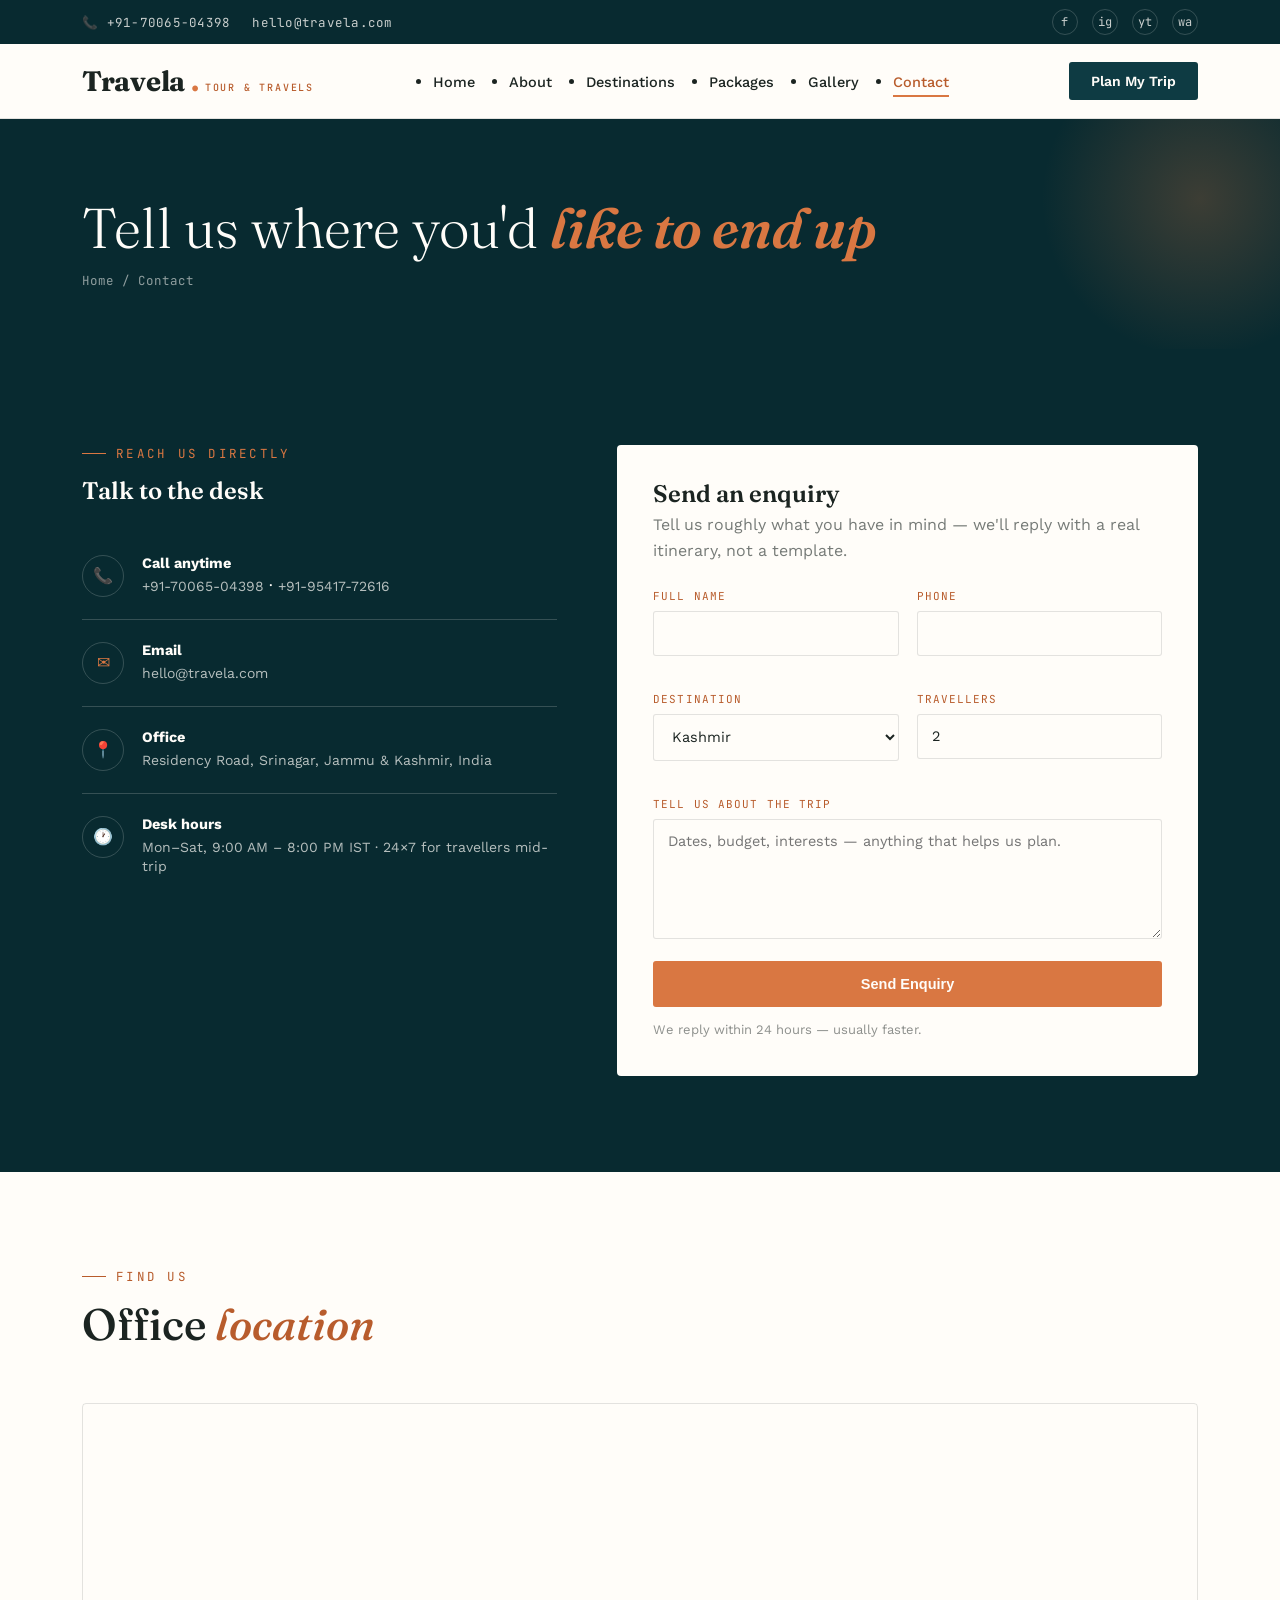
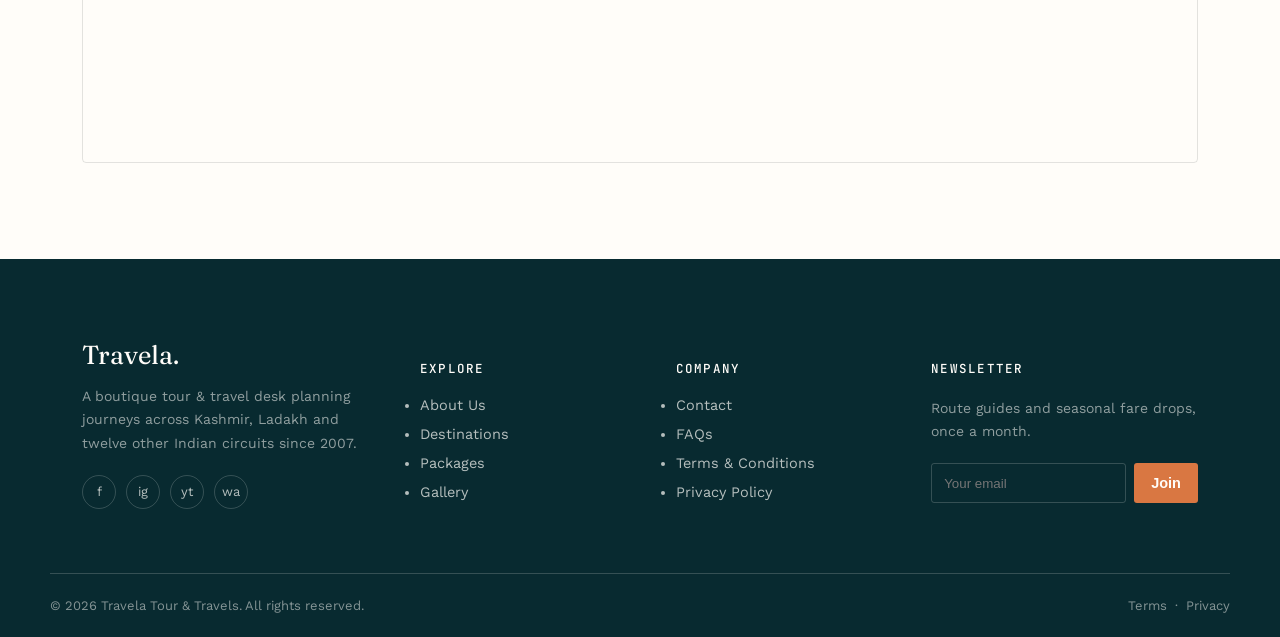
<file: contact.html>
<!DOCTYPE html>
<html lang="en">
<head>
<meta charset="UTF-8">
<meta name="viewport" content="width=device-width, initial-scale=1, shrink-to-fit=no">
<title>Contact Travela</title>
<link rel="stylesheet" href="css/style.css">
</head>
<body>

<div class="topbar">
  <div class="wrap">
    <div class="topbar-left">
      <a href="tel:+917006504398">📞 +91-70065-04398</a>
      <a href="mailto:hello@travela.com">hello@travela.com</a>
    </div>
    <div class="topbar-social"><a href="#">f</a><a href="#">ig</a><a href="#">yt</a><a href="#">wa</a></div>
  </div>
</div>

<header class="site-header">
  <div class="wrap nav-row">
    <a href="index.html" class="logo">Travela<span class="dot">.</span><small>Tour &amp; Travels</small></a>
    <nav class="main-nav">
      <ul>
        <li><a href="index.html">Home</a></li>
        <li><a href="about.html">About</a></li>
        <li><a href="destinations.html">Destinations</a></li>
        <li><a href="packages.html">Packages</a></li>
        <li><a href="gallery.html">Gallery</a></li>
        <li><a href="contact.html" class="active">Contact</a></li>
      </ul>
    </nav>
    <div class="nav-actions">
      <a href="contact.html" class="nav-cta">Plan My Trip</a>
      <button class="menu-toggle" aria-label="Toggle menu">☰</button>
    </div>
  </div>
</header>

<section class="page-hero">
  <div class="wrap">
    <h1>Tell us where you'd <em>like to end up</em></h1>
    <div class="breadcrumb"><a href="index.html">Home</a> / <span>Contact</span></div>
  </div>
</section>

<section class="section-dark">
  <div class="wrap contact-grid">
    <div>
      <div class="eyebrow">Reach us directly</div>
      <h2>Talk to the desk</h2>
      <div style="margin-top:30px;">
        <div class="contact-info-item">
          <div class="ico">📞</div>
          <div><b>Call anytime</b><a href="tel:+917006504398">+91-70065-04398</a> · <a href="tel:+919541772616">+91-95417-72616</a></div>
        </div>
        <div class="contact-info-item">
          <div class="ico">✉</div>
          <div><b>Email</b><a href="mailto:hello@travela.com">hello@travela.com</a></div>
        </div>
        <div class="contact-info-item">
          <div class="ico">📍</div>
          <div><b>Office</b><span>Residency Road, Srinagar, Jammu &amp; Kashmir, India</span></div>
        </div>
        <div class="contact-info-item">
          <div class="ico">🕐</div>
          <div><b>Desk hours</b><span>Mon–Sat, 9:00 AM – 8:00 PM IST · 24×7 for travellers mid-trip</span></div>
        </div>
      </div>
    </div>

    <div style="background:var(--mist);border-radius:4px;padding:36px;color:var(--ink);">
      <h3 style="font-size:24px;margin-bottom:6px;">Send an enquiry</h3>
      <p class="text-muted" style="margin-bottom:24px;">Tell us roughly what you have in mind — we'll reply with a real itinerary, not a template.</p>
      <div class="form-success"></div>
      <form id="contact-form">
        <div class="field-row">
          <div class="field"><label for="c-name">Full name</label><input id="c-name" type="text" required></div>
          <div class="field"><label for="c-phone">Phone</label><input id="c-phone" type="tel" required></div>
        </div>
        <div class="field-row">
          <div class="field"><label for="c-dest">Destination</label>
            <select id="c-dest">
              <option>Kashmir</option><option>Ladakh</option><option>Rajasthan</option><option>Kerala</option><option>Himachal</option><option>Other / Not sure</option>
            </select>
          </div>
          <div class="field"><label for="c-pax">Travellers</label><input id="c-pax" type="number" min="1" value="2"></div>
        </div>
        <div class="field">
          <label for="c-msg">Tell us about the trip</label>
          <textarea id="c-msg" placeholder="Dates, budget, interests — anything that helps us plan." required></textarea>
        </div>
        <button type="submit" class="btn btn-primary">Send Enquiry</button>
        <p class="form-note">We reply within 24 hours — usually faster.</p>
      </form>
    </div>
  </div>
</section>

<section>
  <div class="wrap">
    <div class="section-head">
      <div class="eyebrow">Find us</div>
      <h2>Office <em>location</em></h2>
    </div>
    <div class="map-frame">
      <iframe src="https://www.openstreetmap.org/export/embed.html?bbox=74.78%2C34.07%2C74.84%2C34.10&layer=mapnik" loading="lazy" title="Travela office location map"></iframe>
    </div>
  </div>
</section>

<footer>
  <div class="wrap footer-grid">
    <div>
      <div class="footer-logo">Travela.</div>
      <p>A boutique tour & travel desk planning journeys across Kashmir, Ladakh and twelve other Indian circuits since 2007.</p>
      <div class="foot-social"><a href="#">f</a><a href="#">ig</a><a href="#">yt</a><a href="#">wa</a></div>
    </div>
    <div>
      <h5>Explore</h5>
      <ul><li><a href="about.html">About Us</a></li><li><a href="destinations.html">Destinations</a></li><li><a href="packages.html">Packages</a></li><li><a href="gallery.html">Gallery</a></li></ul>
    </div>
    <div>
      <h5>Company</h5>
      <ul><li><a href="contact.html">Contact</a></li><li><a href="faq.html">FAQs</a></li><li><a href="terms.html">Terms &amp; Conditions</a></li><li><a href="privacy.html">Privacy Policy</a></li></ul>
    </div>
    <div>
      <h5>Newsletter</h5>
      <p>Route guides and seasonal fare drops, once a month.</p>
      <form id="newsletter-form" style="display:flex;gap:8px;">
        <input type="email" required placeholder="Your email" style="flex:1;padding:11px 12px;border-radius:3px;border:1px solid var(--line-light);background:transparent;color:#fff;">
        <button type="submit" class="btn btn-primary" style="padding:11px 16px;">Join</button>
      </form>
    </div>
  </div>
  <div class="wrap footer-bottom">
    <span>© <span id="year"></span> Travela Tour &amp; Travels. All rights reserved.</span>
    <span><a href="terms.html">Terms</a> &nbsp;·&nbsp; <a href="privacy.html">Privacy</a></span>
  </div>
</footer>

<button class="totop" aria-label="Back to top">↑</button>
<script src="js/main.js"></script>
<script>document.getElementById('year').textContent = new Date().getFullYear();</script>
</body>
</html>
</file>
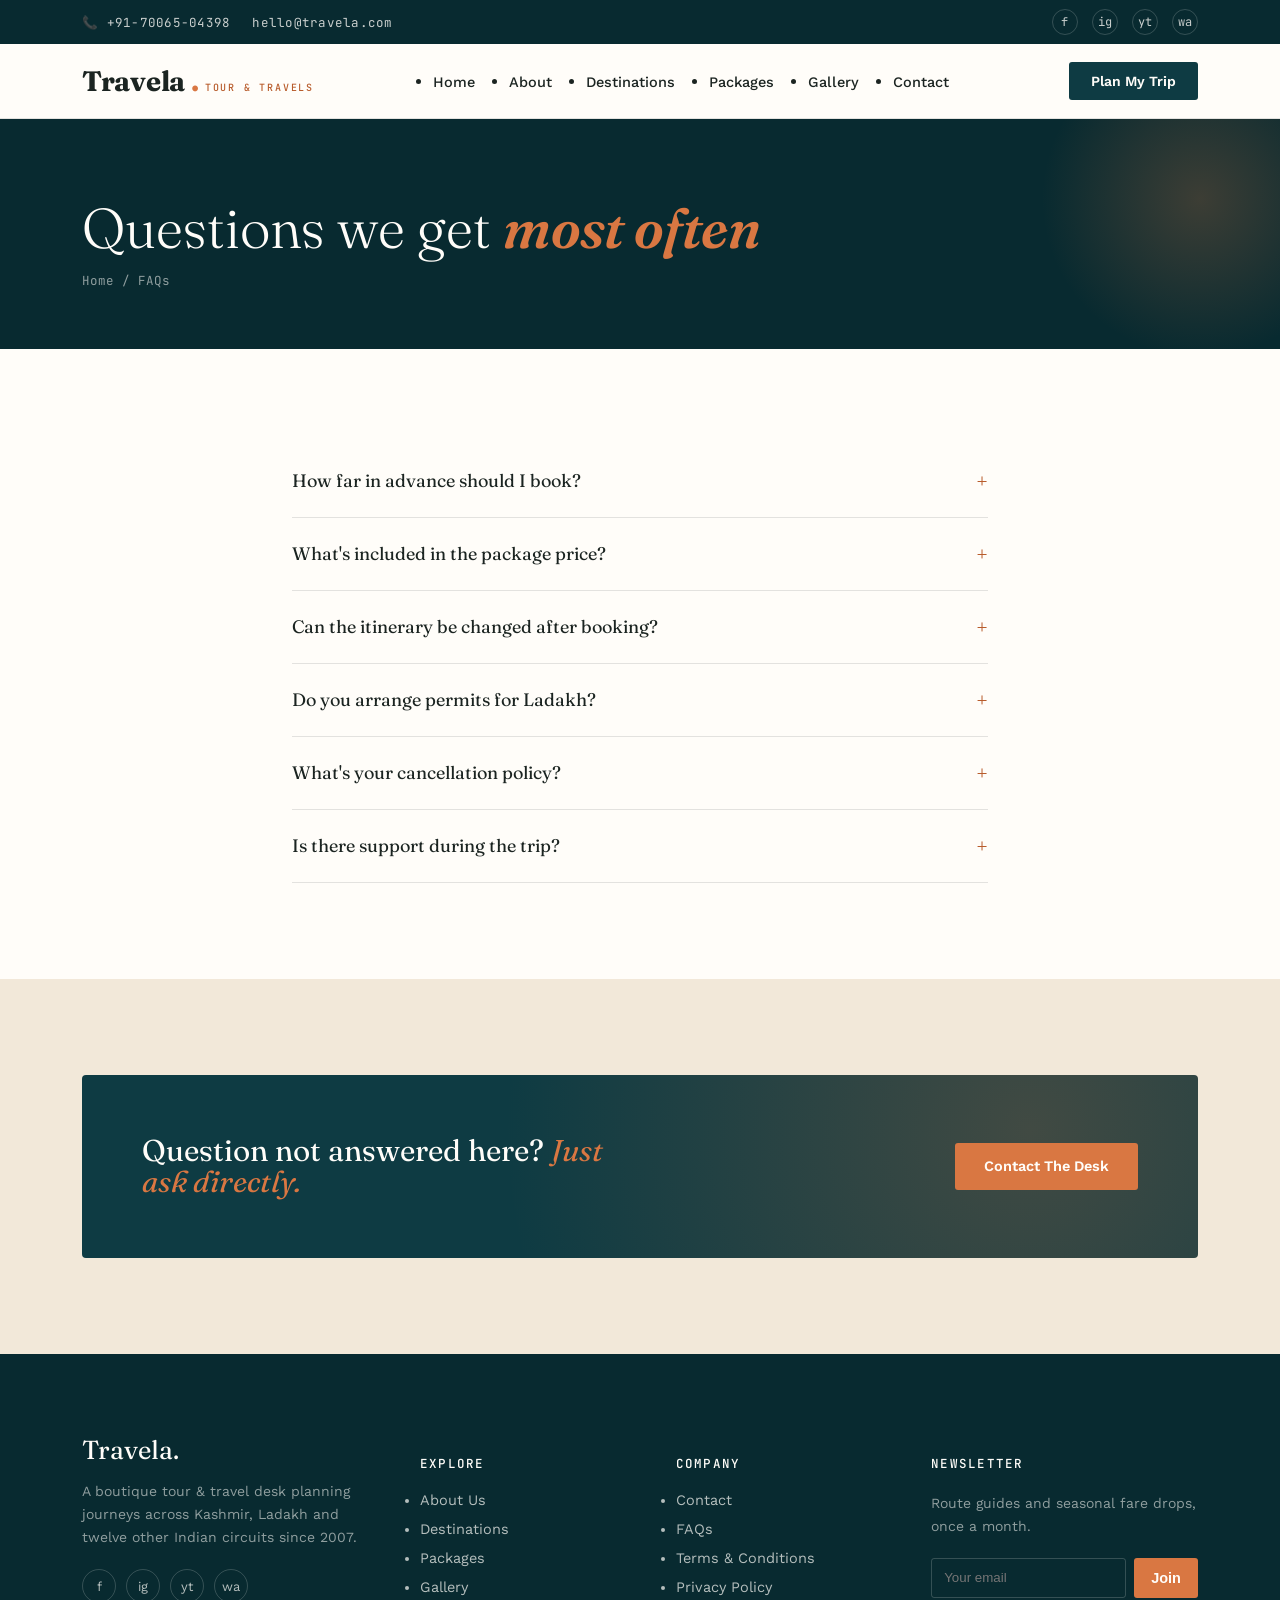
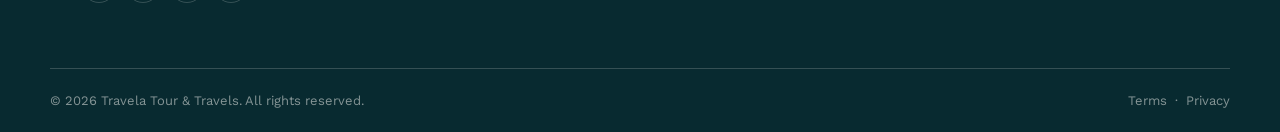
<file: faq.html>
<!DOCTYPE html>
<html lang="en">
<head>
<meta charset="UTF-8">
<meta name="viewport" content="width=device-width, initial-scale=1, shrink-to-fit=no">
<title>FAQs — Travela</title>
<link rel="stylesheet" href="css/style.css">
</head>
<body>

<div class="topbar">
  <div class="wrap">
    <div class="topbar-left">
      <a href="tel:+917006504398">📞 +91-70065-04398</a>
      <a href="mailto:hello@travela.com">hello@travela.com</a>
    </div>
    <div class="topbar-social"><a href="#">f</a><a href="#">ig</a><a href="#">yt</a><a href="#">wa</a></div>
  </div>
</div>

<header class="site-header">
  <div class="wrap nav-row">
    <a href="index.html" class="logo">Travela<span class="dot">.</span><small>Tour &amp; Travels</small></a>
    <nav class="main-nav">
      <ul>
        <li><a href="index.html">Home</a></li>
        <li><a href="about.html">About</a></li>
        <li><a href="destinations.html">Destinations</a></li>
        <li><a href="packages.html">Packages</a></li>
        <li><a href="gallery.html">Gallery</a></li>
        <li><a href="contact.html">Contact</a></li>
      </ul>
    </nav>
    <div class="nav-actions">
      <a href="contact.html" class="nav-cta">Plan My Trip</a>
      <button class="menu-toggle" aria-label="Toggle menu">☰</button>
    </div>
  </div>
</header>

<section class="page-hero">
  <div class="wrap">
    <h1>Questions we get <em>most often</em></h1>
    <div class="breadcrumb"><a href="index.html">Home</a> / <span>FAQs</span></div>
  </div>
</section>

<section>
  <div class="wrap" style="max-width:760px;">

    <div class="faq-item">
      <button class="faq-q"><span>How far in advance should I book?</span><span class="plus">+</span></button>
      <div class="faq-a"><p>For peak season (May–June in Kashmir, July–August in Ladakh) book 4–6 weeks ahead since houseboats and permits fill up. Off-season trips can be arranged with a week's notice.</p></div>
    </div>

    <div class="faq-item">
      <button class="faq-q"><span>What's included in the package price?</span><span class="plus">+</span></button>
      <div class="faq-a"><p>Stay, private transport for the listed itinerary, a local guide where applicable, and any permits required for the region. Flights, meals beyond breakfast, and personal expenses are usually separate unless stated.</p></div>
    </div>

    <div class="faq-item">
      <button class="faq-q"><span>Can the itinerary be changed after booking?</span><span class="plus">+</span></button>
      <div class="faq-a"><p>Yes — minor changes (different hotel category, added day trip) can be made up to 7 days before travel at no extra fee. Mid-trip changes due to weather or closures are handled by your guide on the spot.</p></div>
    </div>

    <div class="faq-item">
      <button class="faq-q"><span>Do you arrange permits for Ladakh?</span><span class="plus">+</span></button>
      <div class="faq-a"><p>Yes, inner-line permits for Nubra and Pangong are arranged as part of the package — we just need scanned ID copies a few days before the trip.</p></div>
    </div>

    <div class="faq-item">
      <button class="faq-q"><span>What's your cancellation policy?</span><span class="plus">+</span></button>
      <div class="faq-a"><p>Full refund minus a small processing fee if cancelled 15+ days out. Closer cancellations are assessed case by case depending on how much we've already paid hotels/vendors on your behalf. Full terms are on the <a href="terms.html" style="color:var(--terracotta-deep);text-decoration:underline;">Terms &amp; Conditions</a> page.</p></div>
    </div>

    <div class="faq-item">
      <button class="faq-q"><span>Is there support during the trip?</span><span class="plus">+</span></button>
      <div class="faq-a"><p>Every traveller gets a direct number to the desk, answered 24×7 for the duration of the trip — not just office hours.</p></div>
    </div>

  </div>
</section>

<section class="section-alt">
  <div class="wrap">
    <div class="cta-band">
      <h3>Question not answered here? <em>Just ask directly.</em></h3>
      <a href="contact.html" class="btn btn-primary">Contact The Desk</a>
    </div>
  </div>
</section>

<footer>
  <div class="wrap footer-grid">
    <div>
      <div class="footer-logo">Travela.</div>
      <p>A boutique tour & travel desk planning journeys across Kashmir, Ladakh and twelve other Indian circuits since 2007.</p>
      <div class="foot-social"><a href="#">f</a><a href="#">ig</a><a href="#">yt</a><a href="#">wa</a></div>
    </div>
    <div>
      <h5>Explore</h5>
      <ul><li><a href="about.html">About Us</a></li><li><a href="destinations.html">Destinations</a></li><li><a href="packages.html">Packages</a></li><li><a href="gallery.html">Gallery</a></li></ul>
    </div>
    <div>
      <h5>Company</h5>
      <ul><li><a href="contact.html">Contact</a></li><li><a href="faq.html">FAQs</a></li><li><a href="terms.html">Terms &amp; Conditions</a></li><li><a href="privacy.html">Privacy Policy</a></li></ul>
    </div>
    <div>
      <h5>Newsletter</h5>
      <p>Route guides and seasonal fare drops, once a month.</p>
      <form id="newsletter-form" style="display:flex;gap:8px;">
        <input type="email" required placeholder="Your email" style="flex:1;padding:11px 12px;border-radius:3px;border:1px solid var(--line-light);background:transparent;color:#fff;">
        <button type="submit" class="btn btn-primary" style="padding:11px 16px;">Join</button>
      </form>
    </div>
  </div>
  <div class="wrap footer-bottom">
    <span>© <span id="year"></span> Travela Tour &amp; Travels. All rights reserved.</span>
    <span><a href="terms.html">Terms</a> &nbsp;·&nbsp; <a href="privacy.html">Privacy</a></span>
  </div>
</footer>

<button class="totop" aria-label="Back to top">↑</button>
<script src="js/main.js"></script>
<script>document.getElementById('year').textContent = new Date().getFullYear();</script>
</body>
</html>
</file>
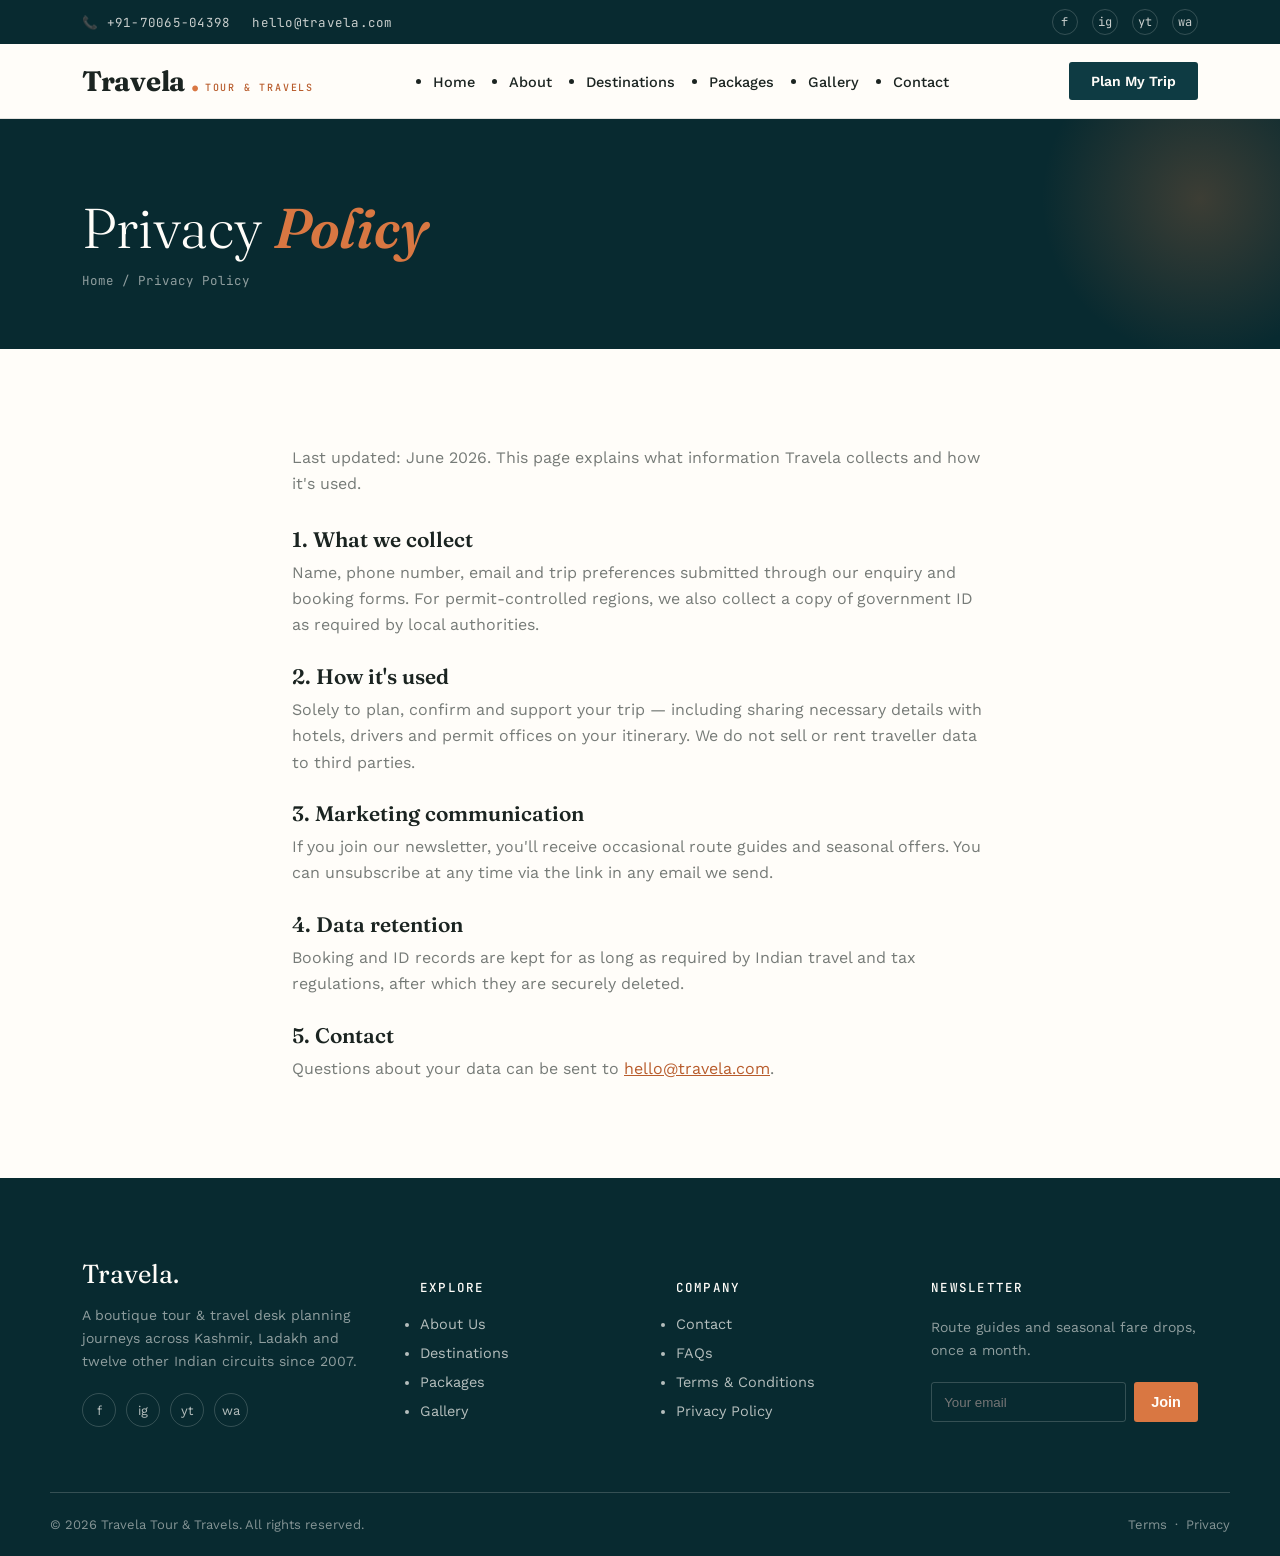
<file: privacy.html>
<!DOCTYPE html>
<html lang="en">
<head>
<meta charset="UTF-8">
<meta name="viewport" content="width=device-width, initial-scale=1, shrink-to-fit=no">
<title>Privacy Policy — Travela</title>
<link rel="stylesheet" href="css/style.css">
</head>
<body>

<div class="topbar">
  <div class="wrap">
    <div class="topbar-left">
      <a href="tel:+917006504398">📞 +91-70065-04398</a>
      <a href="mailto:hello@travela.com">hello@travela.com</a>
    </div>
    <div class="topbar-social"><a href="#">f</a><a href="#">ig</a><a href="#">yt</a><a href="#">wa</a></div>
  </div>
</div>

<header class="site-header">
  <div class="wrap nav-row">
    <a href="index.html" class="logo">Travela<span class="dot">.</span><small>Tour &amp; Travels</small></a>
    <nav class="main-nav">
      <ul>
        <li><a href="index.html">Home</a></li>
        <li><a href="about.html">About</a></li>
        <li><a href="destinations.html">Destinations</a></li>
        <li><a href="packages.html">Packages</a></li>
        <li><a href="gallery.html">Gallery</a></li>
        <li><a href="contact.html">Contact</a></li>
      </ul>
    </nav>
    <div class="nav-actions">
      <a href="contact.html" class="nav-cta">Plan My Trip</a>
      <button class="menu-toggle" aria-label="Toggle menu">☰</button>
    </div>
  </div>
</header>

<section class="page-hero">
  <div class="wrap">
    <h1>Privacy <em>Policy</em></h1>
    <div class="breadcrumb"><a href="index.html">Home</a> / <span>Privacy Policy</span></div>
  </div>
</section>

<section>
  <div class="wrap" style="max-width:760px;">
    <p class="text-muted" style="margin-bottom:30px;">Last updated: June 2026. This page explains what information Travela collects and how it's used.</p>

    <h3 style="font-size:21px;margin-bottom:10px;">1. What we collect</h3>
    <p class="text-muted" style="margin-bottom:26px;">Name, phone number, email and trip preferences submitted through our enquiry and booking forms. For permit-controlled regions, we also collect a copy of government ID as required by local authorities.</p>

    <h3 style="font-size:21px;margin-bottom:10px;">2. How it's used</h3>
    <p class="text-muted" style="margin-bottom:26px;">Solely to plan, confirm and support your trip — including sharing necessary details with hotels, drivers and permit offices on your itinerary. We do not sell or rent traveller data to third parties.</p>

    <h3 style="font-size:21px;margin-bottom:10px;">3. Marketing communication</h3>
    <p class="text-muted" style="margin-bottom:26px;">If you join our newsletter, you'll receive occasional route guides and seasonal offers. You can unsubscribe at any time via the link in any email we send.</p>

    <h3 style="font-size:21px;margin-bottom:10px;">4. Data retention</h3>
    <p class="text-muted" style="margin-bottom:26px;">Booking and ID records are kept for as long as required by Indian travel and tax regulations, after which they are securely deleted.</p>

    <h3 style="font-size:21px;margin-bottom:10px;">5. Contact</h3>
    <p class="text-muted">Questions about your data can be sent to <a href="mailto:hello@travela.com" style="color:var(--terracotta-deep);text-decoration:underline;">hello@travela.com</a>.</p>
  </div>
</section>

<footer>
  <div class="wrap footer-grid">
    <div>
      <div class="footer-logo">Travela.</div>
      <p>A boutique tour & travel desk planning journeys across Kashmir, Ladakh and twelve other Indian circuits since 2007.</p>
      <div class="foot-social"><a href="#">f</a><a href="#">ig</a><a href="#">yt</a><a href="#">wa</a></div>
    </div>
    <div>
      <h5>Explore</h5>
      <ul><li><a href="about.html">About Us</a></li><li><a href="destinations.html">Destinations</a></li><li><a href="packages.html">Packages</a></li><li><a href="gallery.html">Gallery</a></li></ul>
    </div>
    <div>
      <h5>Company</h5>
      <ul><li><a href="contact.html">Contact</a></li><li><a href="faq.html">FAQs</a></li><li><a href="terms.html">Terms &amp; Conditions</a></li><li><a href="privacy.html">Privacy Policy</a></li></ul>
    </div>
    <div>
      <h5>Newsletter</h5>
      <p>Route guides and seasonal fare drops, once a month.</p>
      <form id="newsletter-form" style="display:flex;gap:8px;">
        <input type="email" required placeholder="Your email" style="flex:1;padding:11px 12px;border-radius:3px;border:1px solid var(--line-light);background:transparent;color:#fff;">
        <button type="submit" class="btn btn-primary" style="padding:11px 16px;">Join</button>
      </form>
    </div>
  </div>
  <div class="wrap footer-bottom">
    <span>© <span id="year"></span> Travela Tour &amp; Travels. All rights reserved.</span>
    <span><a href="terms.html">Terms</a> &nbsp;·&nbsp; <a href="privacy.html">Privacy</a></span>
  </div>
</footer>

<button class="totop" aria-label="Back to top">↑</button>
<script src="js/main.js"></script>
<script>document.getElementById('year').textContent = new Date().getFullYear();</script>
</body>
</html>
</file>
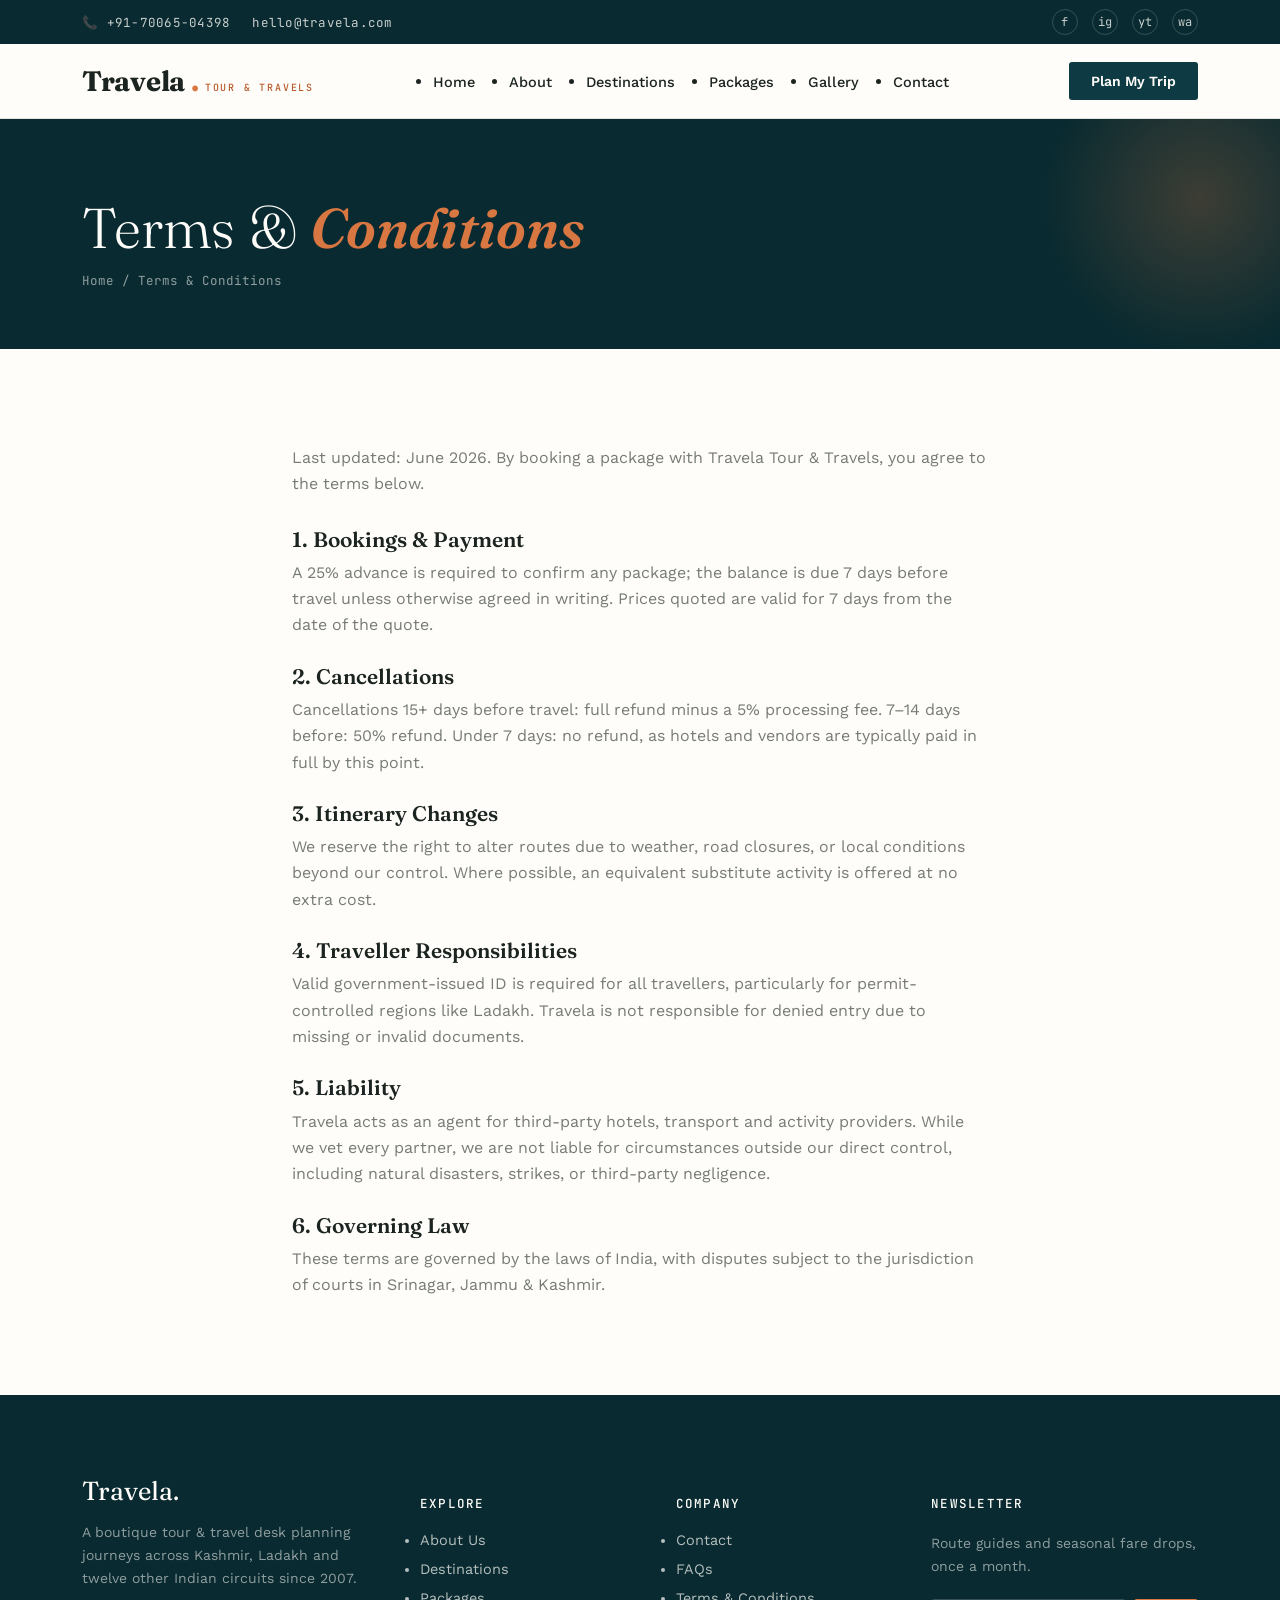
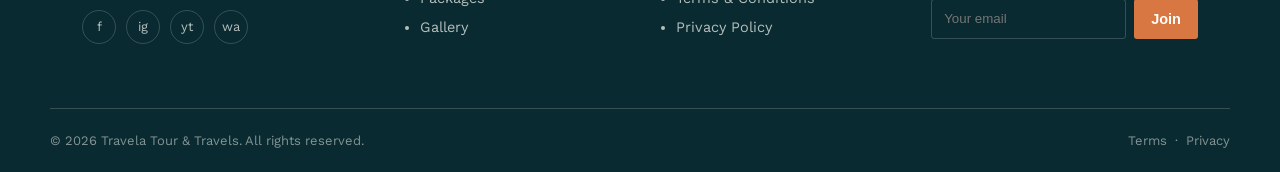
<file: terms.html>
<!DOCTYPE html>
<html lang="en">
<head>
<meta charset="UTF-8">
<meta name="viewport" content="width=device-width, initial-scale=1, shrink-to-fit=no">
<title>Terms & Conditions — Travela</title>
<link rel="stylesheet" href="css/style.css">
</head>
<body>

<div class="topbar">
  <div class="wrap">
    <div class="topbar-left">
      <a href="tel:+917006504398">📞 +91-70065-04398</a>
      <a href="mailto:hello@travela.com">hello@travela.com</a>
    </div>
    <div class="topbar-social"><a href="#">f</a><a href="#">ig</a><a href="#">yt</a><a href="#">wa</a></div>
  </div>
</div>

<header class="site-header">
  <div class="wrap nav-row">
    <a href="index.html" class="logo">Travela<span class="dot">.</span><small>Tour &amp; Travels</small></a>
    <nav class="main-nav">
      <ul>
        <li><a href="index.html">Home</a></li>
        <li><a href="about.html">About</a></li>
        <li><a href="destinations.html">Destinations</a></li>
        <li><a href="packages.html">Packages</a></li>
        <li><a href="gallery.html">Gallery</a></li>
        <li><a href="contact.html">Contact</a></li>
      </ul>
    </nav>
    <div class="nav-actions">
      <a href="contact.html" class="nav-cta">Plan My Trip</a>
      <button class="menu-toggle" aria-label="Toggle menu">☰</button>
    </div>
  </div>
</header>

<section class="page-hero">
  <div class="wrap">
    <h1>Terms &amp; <em>Conditions</em></h1>
    <div class="breadcrumb"><a href="index.html">Home</a> / <span>Terms &amp; Conditions</span></div>
  </div>
</section>

<section>
  <div class="wrap" style="max-width:760px;">
    <p class="text-muted" style="margin-bottom:30px;">Last updated: June 2026. By booking a package with Travela Tour &amp; Travels, you agree to the terms below.</p>

    <h3 style="font-size:21px;margin-bottom:10px;">1. Bookings &amp; Payment</h3>
    <p class="text-muted" style="margin-bottom:26px;">A 25% advance is required to confirm any package; the balance is due 7 days before travel unless otherwise agreed in writing. Prices quoted are valid for 7 days from the date of the quote.</p>

    <h3 style="font-size:21px;margin-bottom:10px;">2. Cancellations</h3>
    <p class="text-muted" style="margin-bottom:26px;">Cancellations 15+ days before travel: full refund minus a 5% processing fee. 7–14 days before: 50% refund. Under 7 days: no refund, as hotels and vendors are typically paid in full by this point.</p>

    <h3 style="font-size:21px;margin-bottom:10px;">3. Itinerary Changes</h3>
    <p class="text-muted" style="margin-bottom:26px;">We reserve the right to alter routes due to weather, road closures, or local conditions beyond our control. Where possible, an equivalent substitute activity is offered at no extra cost.</p>

    <h3 style="font-size:21px;margin-bottom:10px;">4. Traveller Responsibilities</h3>
    <p class="text-muted" style="margin-bottom:26px;">Valid government-issued ID is required for all travellers, particularly for permit-controlled regions like Ladakh. Travela is not responsible for denied entry due to missing or invalid documents.</p>

    <h3 style="font-size:21px;margin-bottom:10px;">5. Liability</h3>
    <p class="text-muted" style="margin-bottom:26px;">Travela acts as an agent for third-party hotels, transport and activity providers. While we vet every partner, we are not liable for circumstances outside our direct control, including natural disasters, strikes, or third-party negligence.</p>

    <h3 style="font-size:21px;margin-bottom:10px;">6. Governing Law</h3>
    <p class="text-muted">These terms are governed by the laws of India, with disputes subject to the jurisdiction of courts in Srinagar, Jammu &amp; Kashmir.</p>
  </div>
</section>

<footer>
  <div class="wrap footer-grid">
    <div>
      <div class="footer-logo">Travela.</div>
      <p>A boutique tour & travel desk planning journeys across Kashmir, Ladakh and twelve other Indian circuits since 2007.</p>
      <div class="foot-social"><a href="#">f</a><a href="#">ig</a><a href="#">yt</a><a href="#">wa</a></div>
    </div>
    <div>
      <h5>Explore</h5>
      <ul><li><a href="about.html">About Us</a></li><li><a href="destinations.html">Destinations</a></li><li><a href="packages.html">Packages</a></li><li><a href="gallery.html">Gallery</a></li></ul>
    </div>
    <div>
      <h5>Company</h5>
      <ul><li><a href="contact.html">Contact</a></li><li><a href="faq.html">FAQs</a></li><li><a href="terms.html">Terms &amp; Conditions</a></li><li><a href="privacy.html">Privacy Policy</a></li></ul>
    </div>
    <div>
      <h5>Newsletter</h5>
      <p>Route guides and seasonal fare drops, once a month.</p>
      <form id="newsletter-form" style="display:flex;gap:8px;">
        <input type="email" required placeholder="Your email" style="flex:1;padding:11px 12px;border-radius:3px;border:1px solid var(--line-light);background:transparent;color:#fff;">
        <button type="submit" class="btn btn-primary" style="padding:11px 16px;">Join</button>
      </form>
    </div>
  </div>
  <div class="wrap footer-bottom">
    <span>© <span id="year"></span> Travela Tour &amp; Travels. All rights reserved.</span>
    <span><a href="terms.html">Terms</a> &nbsp;·&nbsp; <a href="privacy.html">Privacy</a></span>
  </div>
</footer>

<button class="totop" aria-label="Back to top">↑</button>
<script src="js/main.js"></script>
<script>document.getElementById('year').textContent = new Date().getFullYear();</script>
</body>
</html>
</file>
<file: css/style.css>
/* =========================================================
   TRAVELA — Travel Agency
   Palette: Deep Lagoon #0E3B43 | Sand #F2E8D9 | Terracotta #D97742
            Ink #1B2421 | Mist #FFFDF9
   Display: Fraunces | Body: Work Sans | Utility: JetBrains Mono
========================================================= */

@import url('https://fonts.googleapis.com/css2?family=Fraunces:ital,opsz,wght@0,9..144,300..900;1,9..144,300..900&family=Work+Sans:wght@400;500;600&family=JetBrains+Mono:wght@400;500&display=swap');

:root{
  --lagoon:#0E3B43;
  --lagoon-deep:#082A30;
  --sand:#F2E8D9;
  --terracotta:#D97742;
  --terracotta-deep:#B85C2C;
  --ink:#1B2421;
  --mist:#FFFDF9;
  --line: rgba(27,36,33,0.12);
  --line-light: rgba(255,253,249,0.18);

  --display: 'Fraunces', serif;
  --body: 'Work Sans', sans-serif;
  --mono: 'JetBrains Mono', monospace;

  --maxw: 1180px;
}

*{box-sizing:border-box;}
html{scroll-behavior:smooth;}
body{
  margin:0;
  font-family:var(--body);
  color:var(--ink);
  background:var(--mist);
  -webkit-font-smoothing:antialiased;
}
img{max-width:100%;display:block;}
a{color:inherit;text-decoration:none;}
ul{margin:0;padding:0;}
h1,h2,h3,h4{font-family:var(--display);margin:0;line-height:1.05;font-weight:600;}
p{margin:0;line-height:1.65;}

.wrap{max-width:var(--maxw);margin:0 auto;padding:0 32px;}

@media (prefers-reduced-motion: reduce){
  *{animation-duration:0.01ms !important; transition-duration:0.01ms !important;}
}

/* ---------- focus ---------- */
a:focus-visible,button:focus-visible,input:focus-visible,textarea:focus-visible,select:focus-visible{
  outline:2px solid var(--terracotta);
  outline-offset:3px;
}

/* ---------- topbar ---------- */
.topbar{
  background:var(--lagoon-deep);
  color:rgba(255,253,249,.78);
  font-family:var(--mono);
  font-size:12.5px;
  letter-spacing:.02em;
}
.topbar .wrap{
  display:flex;justify-content:space-between;align-items:center;
  padding:9px 32px;
}
.topbar a{transition:color .15s;}
.topbar a:hover{color:var(--terracotta);}
.topbar-left{display:flex;gap:22px;}
.topbar-social{display:flex;gap:14px;}
.topbar-social a{
  width:26px;height:26px;border:1px solid var(--line-light);
  border-radius:50%;display:flex;align-items:center;justify-content:center;
  font-size:12px;
}
.topbar-social a:hover{border-color:var(--terracotta);}

/* ---------- header / nav ---------- */
header.site-header{
  background:var(--mist);
  border-bottom:1px solid var(--line);
  position:sticky;top:0;z-index:50;
}
.nav-row{
  display:flex;align-items:center;justify-content:space-between;
  padding:18px 32px;
}
.logo{
  font-family:var(--display);
  font-size:28px;font-weight:700;letter-spacing:-.01em;
  display:flex;align-items:baseline;gap:6px;
}
.logo .dot{color:var(--terracotta);}
.logo small{
  display:block;font-family:var(--mono);font-size:10px;letter-spacing:.18em;
  text-transform:uppercase;color:var(--terracotta-deep);font-weight:500;
  margin-top:2px;
}
nav.main-nav ul{display:flex;gap:34px;align-items:center;}
nav.main-nav a{
  font-size:14.5px;font-weight:500;position:relative;padding:6px 0;
}
nav.main-nav a::after{
  content:'';position:absolute;left:0;bottom:0;height:2px;width:0;
  background:var(--terracotta);transition:width .25s ease;
}
nav.main-nav a:hover::after,nav.main-nav a.active::after{width:100%;}
nav.main-nav a.active{color:var(--terracotta-deep);}
.nav-cta{
  background:var(--lagoon);color:var(--mist);padding:11px 22px;
  border-radius:3px;font-size:14px;font-weight:600;
  display:inline-flex;align-items:center;gap:8px;
  transition:background .2s;
}
.nav-cta:hover{background:var(--terracotta);}
.nav-actions{display:flex;align-items:center;gap:24px;}

.menu-toggle{display:none;background:none;border:0;font-size:24px;cursor:pointer;color:var(--ink);}

@media (max-width:880px){
  nav.main-nav{
    position:absolute;top:100%;left:0;right:0;background:var(--mist);
    border-bottom:1px solid var(--line);
    flex-direction:column;display:none;padding:10px 32px 22px;
  }
  nav.main-nav.open{display:flex;}
  nav.main-nav ul{flex-direction:column;gap:16px;width:100%;}
  .menu-toggle{display:block;}
  .nav-cta{display:none;}
}

/* ---------- hero ---------- */
.hero{
  position:relative;
  min-height:86vh;
  display:flex;align-items:center;
  color:var(--mist);
  overflow:hidden;
  background:var(--lagoon-deep);
}
.hero-slide{
  position:absolute;inset:0;
  background-size:cover;background-position:center;
  opacity:0;transition:opacity 1.4s ease;
}
.hero-slide.active{opacity:1;}
.hero::before{
  content:'';position:absolute;inset:0;
  background:linear-gradient(180deg, rgba(8,42,48,.35) 0%, rgba(8,42,48,.78) 100%);
  z-index:1;
}
.hero-content{position:relative;z-index:2;max-width:660px;padding:0 32px;}
.hero-eyebrow{
  font-family:var(--mono);font-size:13px;letter-spacing:.2em;text-transform:uppercase;
  color:var(--terracotta);display:flex;align-items:center;gap:10px;margin-bottom:22px;
}
.hero-eyebrow::before{content:'';width:30px;height:1px;background:var(--terracotta);}
.hero h1{
  font-size:clamp(40px,6vw,72px);
  font-weight:300;
  margin-bottom:18px;
}
.hero h1 em{font-style:italic;font-weight:600;color:var(--sand);}
.hero p.lead{font-size:18px;max-width:480px;color:rgba(255,253,249,.85);margin-bottom:32px;}
.hero-actions{display:flex;gap:16px;flex-wrap:wrap;}

.btn{
  display:inline-flex;align-items:center;gap:10px;
  padding:14px 28px;border-radius:3px;font-weight:600;font-size:14.5px;
  border:1px solid transparent;cursor:pointer;transition:all .2s;
}
.btn-primary{background:var(--terracotta);color:var(--mist);}
.btn-primary:hover{background:var(--terracotta-deep);}
.btn-ghost{border-color:rgba(255,253,249,.5);color:var(--mist);}
.btn-ghost:hover{border-color:var(--mist);background:rgba(255,253,249,.1);}
.btn-dark{background:var(--lagoon);color:var(--mist);}
.btn-dark:hover{background:var(--lagoon-deep);}

.hero-dots{
  position:absolute;bottom:34px;left:50%;transform:translateX(-50%);
  display:flex;gap:10px;z-index:3;
}
.hero-dots button{
  width:30px;height:3px;background:rgba(255,253,249,.35);border:0;cursor:pointer;padding:0;
}
.hero-dots button.active{background:var(--terracotta);}

/* ---------- planner bar ---------- */
.planner{
  position:relative;z-index:5;
  max-width:var(--maxw);margin:-44px auto 0;padding:0 32px;
}
.planner-inner{
  background:var(--mist);
  border-radius:4px;
  box-shadow:0 18px 40px rgba(8,42,48,.18);
  display:grid;grid-template-columns:1.3fr 1fr 1fr 1fr auto;
  border:1px solid var(--line);
}
.planner-field{
  padding:18px 22px;border-right:1px solid var(--line);
}
.planner-field:last-child{border-right:0;}
.planner-field label{
  display:block;font-family:var(--mono);font-size:10.5px;letter-spacing:.12em;
  text-transform:uppercase;color:var(--terracotta-deep);margin-bottom:6px;
}
.planner-field select, .planner-field input{
  border:0;font-family:var(--body);font-size:15px;font-weight:500;width:100%;
  background:transparent;color:var(--ink);
}
.planner-submit{
  display:flex;align-items:center;justify-content:center;
  background:var(--lagoon);color:var(--mist);padding:0 30px;
  font-weight:600;border:0;cursor:pointer;border-radius:0 4px 4px 0;
  transition:background .2s;
}
.planner-submit:hover{background:var(--terracotta);}

@media (max-width:920px){
  .planner-inner{grid-template-columns:1fr 1fr;}
  .planner-field{border-right:1px solid var(--line);border-bottom:1px solid var(--line);}
  .planner-submit{grid-column:span 2;padding:16px;border-radius:0 0 4px 4px;}
}

/* ---------- section basics ---------- */
section{padding:96px 0;}
.section-head{max-width:600px;margin-bottom:56px;}
.eyebrow{
  font-family:var(--mono);font-size:12.5px;letter-spacing:.18em;text-transform:uppercase;
  color:var(--terracotta-deep);display:flex;align-items:center;gap:10px;margin-bottom:16px;
}
.eyebrow::before{content:'';width:24px;height:1px;background:var(--terracotta-deep);}
.section-head h2{font-size:clamp(28px,3.6vw,44px);font-weight:500;}
.section-head h2 em{font-style:italic;color:var(--terracotta-deep);}
.section-head p{margin-top:18px;color:rgba(27,36,33,.7);font-size:16px;}

.section-alt{background:var(--sand);}
.section-dark{background:var(--lagoon-deep);color:var(--mist);}
.section-dark .section-head p{color:rgba(255,253,249,.65);}
.section-dark .eyebrow{color:var(--terracotta);}
.section-dark .eyebrow::before{background:var(--terracotta);}

/* ---------- about/story split ---------- */
.story{display:grid;grid-template-columns:1fr 1fr;gap:70px;align-items:center;}
.story-media{position:relative;}
.story-media img{border-radius:4px;}
.story-media .img-1{width:78%;}
.story-media .img-2{
  width:52%;position:absolute;bottom:-40px;right:-10px;border:8px solid var(--mist);
  box-shadow:0 16px 32px rgba(8,42,48,.18);
}
.story-stats{display:flex;gap:40px;margin-top:36px;}
.stat b{display:block;font-family:var(--display);font-size:34px;color:var(--lagoon);}
.stat span{font-family:var(--mono);font-size:11.5px;letter-spacing:.08em;text-transform:uppercase;color:rgba(27,36,33,.55);}

@media (max-width:880px){
  .story{grid-template-columns:1fr;gap:80px;}
  .story-media{margin-bottom:10px;}
}

/* ---------- destination cards ---------- */
.grid{display:grid;gap:28px;}
.grid-4{grid-template-columns:repeat(4,1fr);}
.grid-3{grid-template-columns:repeat(3,1fr);}
.grid-2{grid-template-columns:repeat(2,1fr);}
@media (max-width:1024px){.grid-4{grid-template-columns:repeat(2,1fr);} .grid-3{grid-template-columns:repeat(2,1fr);}}
@media (max-width:640px){.grid-4,.grid-3,.grid-2{grid-template-columns:1fr;}}

.dest-card{
  position:relative;border-radius:4px;overflow:hidden;height:340px;
  display:flex;align-items:flex-end;
}
.dest-card img{
  position:absolute;inset:0;width:100%;height:100%;object-fit:cover;
  transition:transform .5s ease;
}
.dest-card:hover img{transform:scale(1.08);}
.dest-card::after{
  content:'';position:absolute;inset:0;
  background:linear-gradient(180deg, rgba(8,42,48,0) 30%, rgba(8,42,48,.88) 100%);
}
.dest-card-body{position:relative;z-index:2;padding:24px;color:var(--mist);width:100%;}
.dest-card-body .tag{
  font-family:var(--mono);font-size:11px;letter-spacing:.1em;text-transform:uppercase;
  color:var(--terracotta);margin-bottom:6px;display:block;
}
.dest-card-body h3{font-size:23px;margin-bottom:4px;}
.dest-card-body .meta{font-size:13px;color:rgba(255,253,249,.75);}

/* ---------- package cards ---------- */
.pkg-card{
  background:var(--mist);border:1px solid var(--line);border-radius:4px;overflow:hidden;
  transition:transform .25s ease,box-shadow .25s ease;
}
.pkg-card:hover{transform:translateY(-6px);box-shadow:0 20px 36px rgba(8,42,48,.1);}
.pkg-img{height:220px;overflow:hidden;position:relative;}
.pkg-img img{width:100%;height:100%;object-fit:cover;}
.pkg-badge{
  position:absolute;top:14px;left:14px;background:var(--terracotta);color:var(--mist);
  font-family:var(--mono);font-size:11px;letter-spacing:.06em;padding:5px 10px;border-radius:2px;
}
.pkg-body{padding:24px;}
.pkg-loc{
  font-family:var(--mono);font-size:11.5px;letter-spacing:.08em;text-transform:uppercase;
  color:rgba(27,36,33,.5);margin-bottom:8px;
}
.pkg-body h3{font-size:21px;margin-bottom:10px;}
.pkg-body p{font-size:14.5px;color:rgba(27,36,33,.65);margin-bottom:18px;}
.pkg-foot{
  display:flex;justify-content:space-between;align-items:center;
  border-top:1px solid var(--line);padding-top:16px;
}
.pkg-price b{font-family:var(--display);font-size:22px;color:var(--lagoon);}
.pkg-price span{font-size:12.5px;color:rgba(27,36,33,.5);}
.pkg-link{
  font-size:13.5px;font-weight:600;color:var(--terracotta-deep);
  display:flex;align-items:center;gap:6px;
}

/* ---------- chips / filters ---------- */
.chip-row{display:flex;gap:12px;flex-wrap:wrap;margin-bottom:48px;}
.chip{
  font-family:var(--mono);font-size:12.5px;letter-spacing:.05em;
  border:1px solid var(--line);padding:9px 18px;border-radius:30px;cursor:pointer;
  background:transparent;transition:all .2s;
}
.chip:hover, .chip.active{background:var(--lagoon);color:var(--mist);border-color:var(--lagoon);}

/* ---------- why us / icons ---------- */
.feature{padding:30px 0;border-top:1px solid var(--line);display:flex;gap:22px;}
.feature:first-child{border-top:0;}
.feature-num{font-family:var(--mono);color:var(--terracotta-deep);font-size:13px;padding-top:4px;}
.feature h4{font-size:19px;margin-bottom:8px;}
.feature p{color:rgba(27,36,33,.65);font-size:14.5px;}

/* ---------- testimonials ---------- */
.testi-track{display:grid;grid-template-columns:repeat(3,1fr);gap:28px;}
@media (max-width:900px){.testi-track{grid-template-columns:1fr;}}
.testi-card{
  background:var(--mist);border:1px solid var(--line);border-radius:4px;padding:30px;
}
.testi-card .quote-mark{font-family:var(--display);font-size:46px;color:var(--terracotta);line-height:1;margin-bottom:6px;}
.testi-card p.body-text{font-size:15px;color:rgba(27,36,33,.78);margin-bottom:22px;}
.testi-person{display:flex;align-items:center;gap:12px;}
.testi-avatar{
  width:42px;height:42px;border-radius:50%;background:var(--lagoon);color:var(--mist);
  display:flex;align-items:center;justify-content:center;font-family:var(--display);font-weight:600;
}
.testi-person b{font-size:14.5px;display:block;}
.testi-person span{font-size:12px;color:rgba(27,36,33,.5);}

/* ---------- CTA band ---------- */
.cta-band{
  background:var(--lagoon);color:var(--mist);border-radius:4px;
  padding:60px;display:flex;justify-content:space-between;align-items:center;gap:40px;
  background-image:radial-gradient(circle at 85% 30%, rgba(217,119,66,.25), transparent 55%);
}
.cta-band h3{font-size:30px;font-weight:400;max-width:480px;}
.cta-band h3 em{color:var(--terracotta);font-style:italic;}
@media (max-width:760px){.cta-band{flex-direction:column;text-align:center;padding:44px 28px;}}

/* ---------- gallery ---------- */
.gallery-grid{
  display:grid;grid-template-columns:repeat(4,1fr);gap:14px;
}
.gallery-grid figure{margin:0;overflow:hidden;border-radius:3px;cursor:pointer;position:relative;}
.gallery-grid img{width:100%;height:100%;object-fit:cover;aspect-ratio:1/1;transition:transform .4s;}
.gallery-grid figure:hover img{transform:scale(1.1);}
.gallery-grid figure:nth-child(4n+1){grid-row:span 2;}
.gallery-grid figure:nth-child(4n+1) img{aspect-ratio:1/2.05;}
@media (max-width:900px){.gallery-grid{grid-template-columns:repeat(2,1fr);}}

/* ---------- lightbox ---------- */
.lightbox{
  position:fixed;inset:0;background:rgba(8,18,20,.93);z-index:200;
  display:none;align-items:center;justify-content:center;padding:40px;
}
.lightbox.open{display:flex;}
.lightbox img{max-width:90vw;max-height:85vh;border-radius:4px;}
.lightbox-close{
  position:absolute;top:28px;right:36px;color:var(--mist);font-size:30px;
  background:none;border:0;cursor:pointer;
}

/* ---------- contact ---------- */
.contact-grid{display:grid;grid-template-columns:.9fr 1.1fr;gap:60px;}
@media (max-width:900px){.contact-grid{grid-template-columns:1fr;}}
.contact-info-item{display:flex;gap:18px;padding:22px 0;border-top:1px solid var(--line-light);}
.contact-info-item:first-child{border-top:0;}
.contact-info-item .ico{
  width:42px;height:42px;border-radius:50%;border:1px solid var(--line-light);
  display:flex;align-items:center;justify-content:center;flex-shrink:0;color:var(--terracotta);
}
.contact-info-item b{display:block;font-size:14.5px;margin-bottom:4px;}
.contact-info-item span, .contact-info-item a{font-size:14px;color:rgba(255,253,249,.7);}

.field-row{display:grid;grid-template-columns:1fr 1fr;gap:18px;margin-bottom:18px;}
@media (max-width:560px){.field-row{grid-template-columns:1fr;}}
.field label{
  display:block;font-family:var(--mono);font-size:11px;letter-spacing:.1em;text-transform:uppercase;
  color:var(--terracotta-deep);margin-bottom:8px;
}
.field input, .field textarea, .field select{
  width:100%;border:1px solid var(--line);background:var(--mist);padding:13px 14px;
  font-family:var(--body);font-size:14.5px;border-radius:3px;color:var(--ink);
}
.field textarea{resize:vertical;min-height:120px;}
.field{margin-bottom:18px;}
form .btn{width:100%;justify-content:center;}
.form-note{font-size:13px;color:rgba(27,36,33,.5);margin-top:12px;}
.form-success{
  display:none;background:#1f5c43;color:#fff;padding:14px 16px;border-radius:3px;font-size:14px;margin-bottom:18px;
}
.form-success.show{display:block;}

.map-frame{border-radius:4px;overflow:hidden;border:1px solid var(--line);height:360px;}
.map-frame iframe{width:100%;height:100%;border:0;}

/* ---------- footer ---------- */
footer{background:var(--lagoon-deep);color:rgba(255,253,249,.7);padding-top:80px;}
.footer-grid{display:grid;grid-template-columns:1.4fr 1fr 1fr 1.2fr;gap:50px;padding-bottom:60px;}
@media (max-width:900px){.footer-grid{grid-template-columns:1fr 1fr;}}
@media (max-width:560px){.footer-grid{grid-template-columns:1fr;}}
.footer-grid h5{
  color:var(--mist);font-family:var(--mono);font-size:12.5px;letter-spacing:.1em;text-transform:uppercase;
  margin-bottom:20px;font-weight:500;
}
.footer-grid li{margin-bottom:12px;font-size:14.5px;}
.footer-grid a:hover{color:var(--terracotta);}
.footer-logo{font-family:var(--display);font-size:26px;color:var(--mist);margin-bottom:14px;}
.footer-grid p{font-size:14px;color:rgba(255,253,249,.55);margin-bottom:20px;}
.foot-social{display:flex;gap:10px;}
.foot-social a{
  width:34px;height:34px;border:1px solid var(--line-light);border-radius:50%;
  display:flex;align-items:center;justify-content:center;font-size:13px;
}
.foot-social a:hover{background:var(--terracotta);border-color:var(--terracotta);}
.footer-bottom{
  border-top:1px solid var(--line-light);padding:24px 0;
  display:flex;justify-content:space-between;font-size:13px;color:rgba(255,253,249,.5);
  flex-wrap:wrap;gap:10px;
}
.footer-bottom a:hover{color:var(--terracotta);}

/* ---------- page hero (inner pages) ---------- */
.page-hero{
  background:var(--lagoon-deep);color:var(--mist);padding:80px 0 60px;position:relative;overflow:hidden;
}
.page-hero::after{
  content:'';position:absolute;right:-80px;top:-80px;width:320px;height:320px;border-radius:50%;
  background:radial-gradient(circle, rgba(217,119,66,.25), transparent 70%);
}
.breadcrumb{
  font-family:var(--mono);font-size:12.5px;color:rgba(255,253,249,.55);margin-top:14px;
  display:flex;gap:8px;
}
.breadcrumb a:hover{color:var(--terracotta);}
.page-hero h1{font-size:clamp(34px,5vw,56px);font-weight:300;}
.page-hero h1 em{font-style:italic;color:var(--terracotta);font-weight:600;}

/* ---------- timeline (about) ---------- */
.timeline{position:relative;padding-left:30px;border-left:2px solid var(--line);}
.timeline-item{position:relative;padding-bottom:42px;}
.timeline-item:last-child{padding-bottom:0;}
.timeline-item::before{
  content:'';position:absolute;left:-37px;top:2px;width:12px;height:12px;border-radius:50%;
  background:var(--terracotta);border:3px solid var(--mist);box-shadow:0 0 0 2px var(--terracotta);
}
.timeline-item .yr{font-family:var(--mono);color:var(--terracotta-deep);font-size:13px;margin-bottom:6px;display:block;}
.timeline-item h4{font-size:19px;margin-bottom:6px;}
.timeline-item p{color:rgba(27,36,33,.65);font-size:14.5px;}

/* ---------- team ---------- */
.team-card{text-align:center;}
.team-card img{border-radius:4px;margin-bottom:18px;height:280px;width:100%;object-fit:cover;}
.team-card h4{font-size:19px;margin-bottom:4px;}
.team-card span{font-family:var(--mono);font-size:12px;color:var(--terracotta-deep);text-transform:uppercase;letter-spacing:.06em;}

/* ---------- FAQ ---------- */
.faq-item{border-bottom:1px solid var(--line);}
.faq-q{
  display:flex;justify-content:space-between;align-items:center;width:100%;
  background:none;border:0;text-align:left;padding:22px 0;cursor:pointer;
  font-family:var(--display);font-size:18px;color:var(--ink);
}
.faq-q .plus{font-size:22px;color:var(--terracotta-deep);transition:transform .25s;}
.faq-item.open .faq-q .plus{transform:rotate(45deg);}
.faq-a{max-height:0;overflow:hidden;transition:max-height .3s ease;}
.faq-a p{padding-bottom:22px;color:rgba(27,36,33,.66);font-size:15px;max-width:680px;}

/* ---------- back to top ---------- */
.totop{
  position:fixed;bottom:28px;right:28px;width:46px;height:46px;border-radius:50%;
  background:var(--lagoon);color:var(--mist);display:flex;align-items:center;justify-content:center;
  border:0;cursor:pointer;opacity:0;pointer-events:none;transition:all .25s;z-index:80;font-size:18px;
}
.totop.show{opacity:1;pointer-events:auto;}
.totop:hover{background:var(--terracotta);}

/* ---------- misc utility ---------- */
.center{text-align:center;}
.mt-60{margin-top:60px;}
.text-muted{color:rgba(27,36,33,.6);}
</file>
